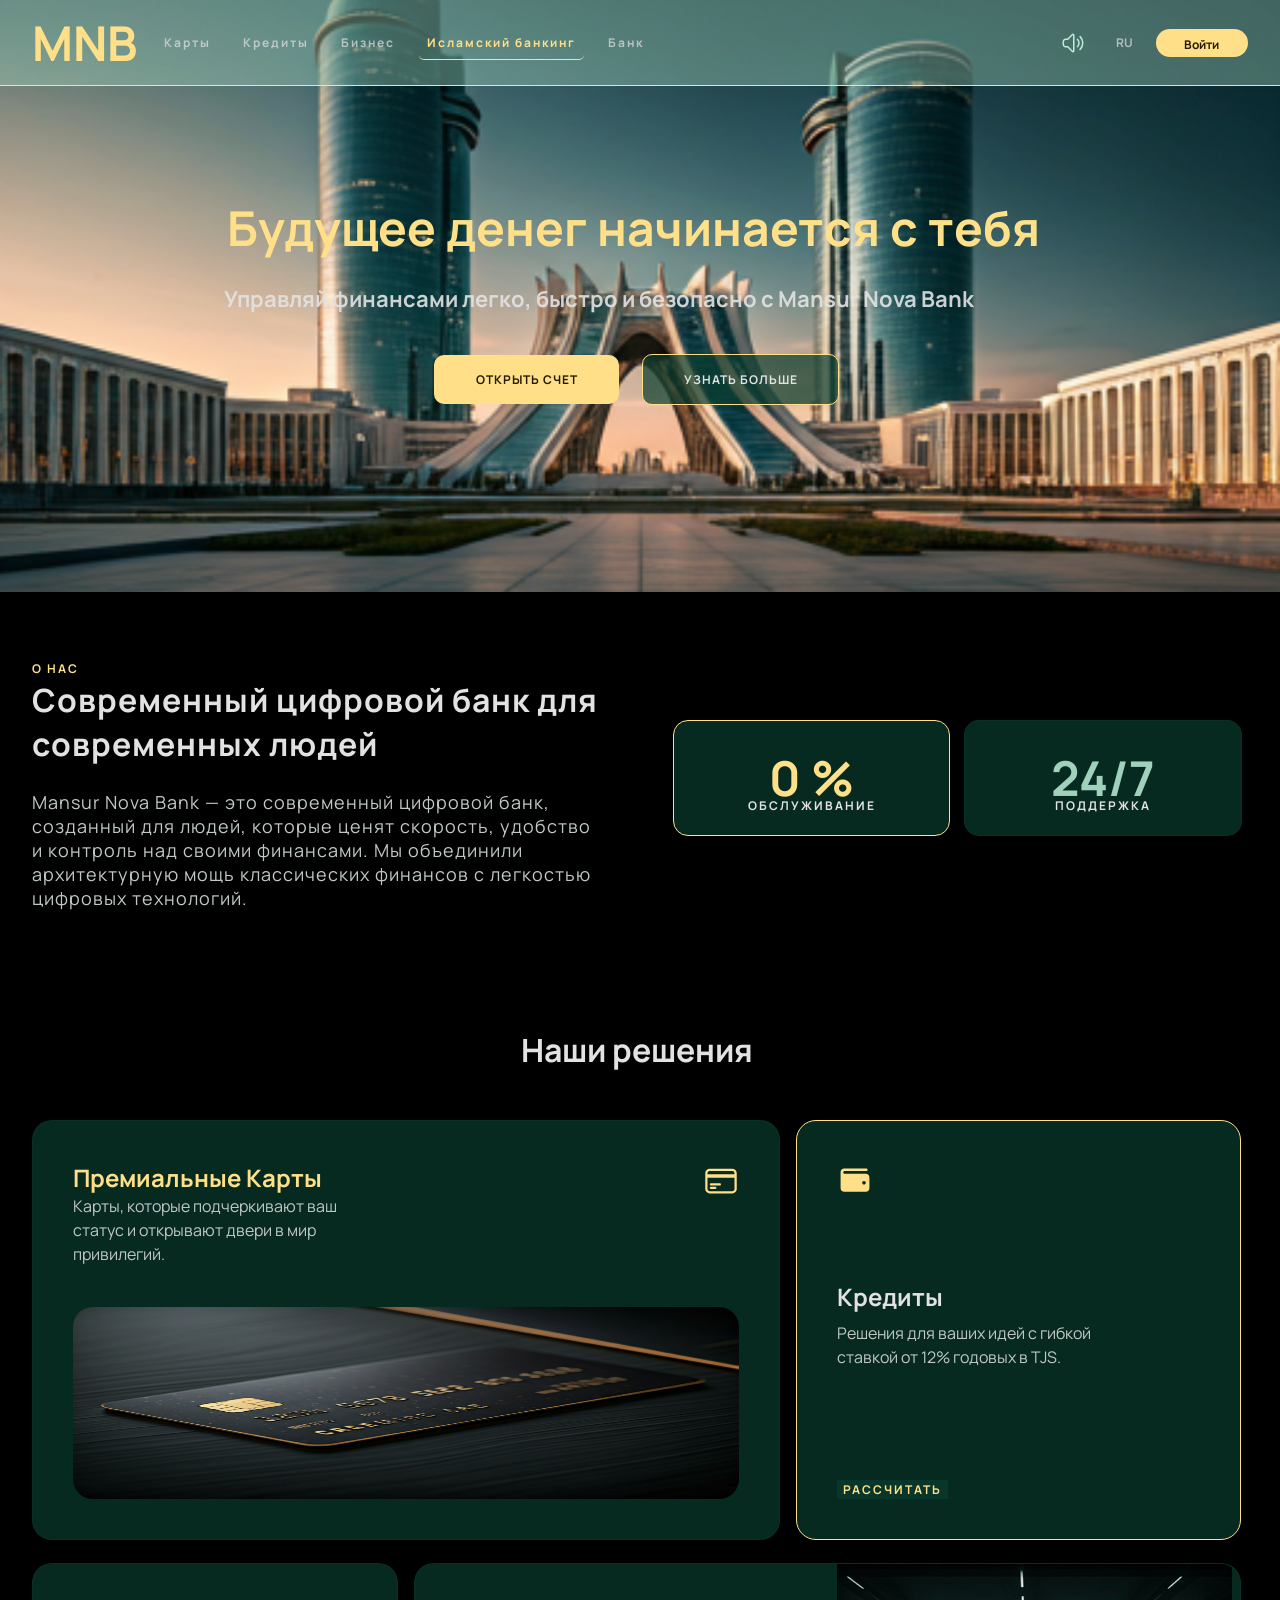
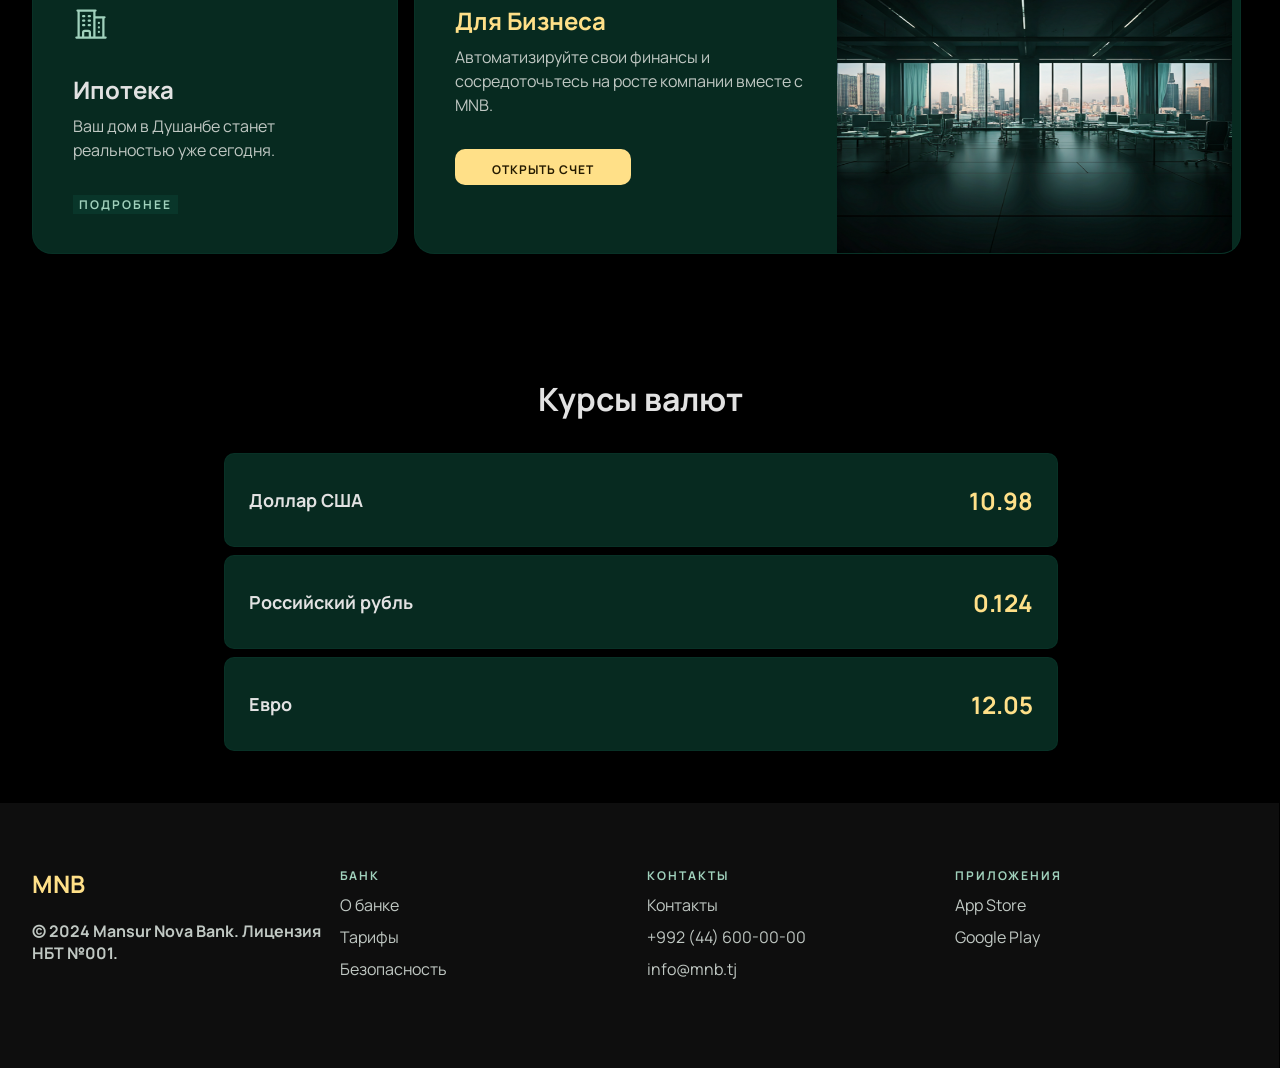
<file: index.html>
<!doctype html>
<html lang="en">
  <head>
    <meta charset="UTF-8" />
    <meta name="viewport" content="width=device-width, initial-scale=1.0" />
    <title>Mansur Nova Bank (MNB)</title>
    <link rel="stylesheet" href="./style.css" />
    <link rel="icon" href="./icon.png" />
  </head>
  <body>
    <header>
      <div class="brend">
        <a href="./index.html">MNB</a>

        <div class="sslki">
          <a href="./card.html">Карты</a>
          <a href="">Кредиты</a>
          <a href="">Бизнес</a>
          <a href="">Исламский банкинг</a>
          <a href="./bank.html">Банк</a>
        </div>
      </div>

      <div class="icons">
        <svg
          xmlns="http://www.w3.org/2000/svg"
          fill="none"
          viewBox="0 0 24 24"
          stroke-width="1.5"
          stroke="currentColor"
          class="size-6"
        >
          <path
            stroke-linecap="round"
            stroke-linejoin="round"
            d="M19.114 5.636a9 9 0 0 1 0 12.728M16.463 8.288a5.25 5.25 0 0 1 0 7.424M6.75 8.25l4.72-4.72a.75.75 0 0 1 1.28.53v15.88a.75.75 0 0 1-1.28.53l-4.72-4.72H4.51c-.88 0-1.704-.507-1.938-1.354A9.009 9.009 0 0 1 2.25 12c0-.83.112-1.633.322-2.396C2.806 8.756 3.63 8.25 4.51 8.25H6.75Z"
          />
        </svg>

        <span>RU</span>

        <button>Войти</button>
      </div>
    </header>

    <main>
      <section>
        <div class="money">
          <h1>Будущее денег начинается с тебя</h1>
          <p>Управляй финансами легко, быстро и безопасно с Mansur Nova Bank</p>

          <button class="open">ОТКРЫТЬ СЧЕТ</button>
          <button class="uznat">УЗНАТЬ БОЛЬШЕ</button>
        </div>
      </section>

      <section>
        <div class="o_nas">
          <span>О НАС</span>
          <h2>Современный цифровой банк для современных людей</h2>
          <p>
            Mansur Nova Bank — это современный цифровой банк, созданный для
            людей, которые ценят скорость, удобство и контроль над своими
            финансами. Мы объединили архитектурную мощь классических финансов с
            легкостью цифровых технологий.
          </p>
        </div>

        <div class="obsluzhivanie">
          <div class="info">
            <p>0 %</p>
            <p>ОБСЛУЖИВАНИЕ</p>
          </div>

          <div class="info">
            <p>24/7</p>
            <p>ПОДДЕРЖКА</p>
          </div>
        </div>
      </section>

      <section>
        <h2>Наши решения</h2>

        <div class="grid">
          <div class="card">
            <div class="premial">
              <div class="premia">
                <h3>Премиальные Карты</h3>
                <p>
                  Карты, которые подчеркивают ваш статус и открывают двери в мир
                  привилегий.
                </p>
              </div>

              <svg
                xmlns="http://www.w3.org/2000/svg"
                fill="none"
                viewBox="0 0 24 24"
                stroke-width="1.5"
                stroke="currentColor"
                class="size-6"
              >
                <path
                  stroke-linecap="round"
                  stroke-linejoin="round"
                  d="M2.25 8.25h19.5M2.25 9h19.5m-16.5 5.25h6m-6 2.25h3m-3.75 3h15a2.25 2.25 0 0 0 2.25-2.25V6.75A2.25 2.25 0 0 0 19.5 4.5h-15a2.25 2.25 0 0 0-2.25 2.25v10.5A2.25 2.25 0 0 0 4.5 19.5Z"
                />
              </svg>
            </div>

            <div class="img">
              <img src="./images/card.png" alt="" />
            </div>
          </div>

          <div class="credit">
            <svg xmlns="http://www.w3.org/2000/svg" viewBox="0 0 640 640">
              <path
                fill="#ffe088"
                d="M128 96C92.7 96 64 124.7 64 160L64 448C64 483.3 92.7 512 128 512L512 512C547.3 512 576 483.3 576 448L576 256C576 220.7 547.3 192 512 192L136 192C122.7 192 112 181.3 112 168C112 154.7 122.7 144 136 144L520 144C533.3 144 544 133.3 544 120C544 106.7 533.3 96 520 96L128 96zM480 320C497.7 320 512 334.3 512 352C512 369.7 497.7 384 480 384C462.3 384 448 369.7 448 352C448 334.3 462.3 320 480 320z"
              />
            </svg>

            <div class="kredit">
              <h3 class="two">Кредиты</h3>
              <p>
                Решения для ваших идей с гибкой ставкой от 12% годовых в TJS.
              </p>
            </div>

            <button>РАССЧИТАТЬ</button>
          </div>

          <div class="ipoteka">
            <svg
              xmlns="http://www.w3.org/2000/svg"
              fill="none"
              viewBox="0 0 24 24"
              stroke-width="1.5"
              stroke="currentColor"
              class="size-6"
            >
              <path
                stroke-linecap="round"
                stroke-linejoin="round"
                d="M2.25 21h19.5m-18-18v18m10.5-18v18m6-13.5V21M6.75 6.75h.75m-.75 3h.75m-.75 3h.75m3-6h.75m-.75 3h.75m-.75 3h.75M6.75 21v-3.375c0-.621.504-1.125 1.125-1.125h2.25c.621 0 1.125.504 1.125 1.125V21M3 3h12m-.75 4.5H21m-3.75 3.75h.008v.008h-.008v-.008Zm0 3h.008v.008h-.008v-.008Zm0 3h.008v.008h-.008v-.008Z"
              />
            </svg>

            <div class="kredit three">
              <h3 class="two">Ипотека</h3>
              <p>Ваш дом в Душанбе станет реальностью уже сегодня.</p>
            </div>

            <button>ПОДРОБНЕЕ</button>
          </div>

          <div class="busines">
            <img src="./images/busines.png" alt="" />

            <div class="for">
              <h3>Для Бизнеса</h3>
              <p>
                Автоматизируйте свои финансы и сосредоточьтесь на росте компании
                вместе с MNB.
              </p>
              <button>ОТКРЫТЬ СЧЕТ</button>
            </div>
          </div>
        </div>
      </section>

      <section>
        <h2>Курсы валют</h2>
        <div class="value">
          <span>Доллар США</span>
          <p>10.98</p>
        </div>

        <div class="value">
          <span>Российский рубль</span>
          <p>0.124</p>
        </div>

        <div class="value">
          <span>Евро</span>
          <p>12.05</p>
        </div>
      </section>
    </main>

    <footer>
      <div class="mnb">
        <span>MNB</span>
        <p>© 2024 Mansur Nova Bank. Лицензия НБТ №001.</p>
      </div>

      <ul>
        <h4>БАНК</h4>

        <li>О банке</li>
        <li>Тарифы</li>
        <li>Безопасность</li>
      </ul>

      <ul>
        <h4>КОНТАКТЫ</h4>

        <li>Контакты</li>
        <li>+992 (44) 600-00-00</li>
        <li>info@mnb.tj</li>
      </ul>

      <ul>
        <h4>ПРИЛОЖЕНИЯ</h4>

        <li>App Store</li>
        <li>Google Play</li>
      </ul>
    </footer>
  </body>
</html>
</file>
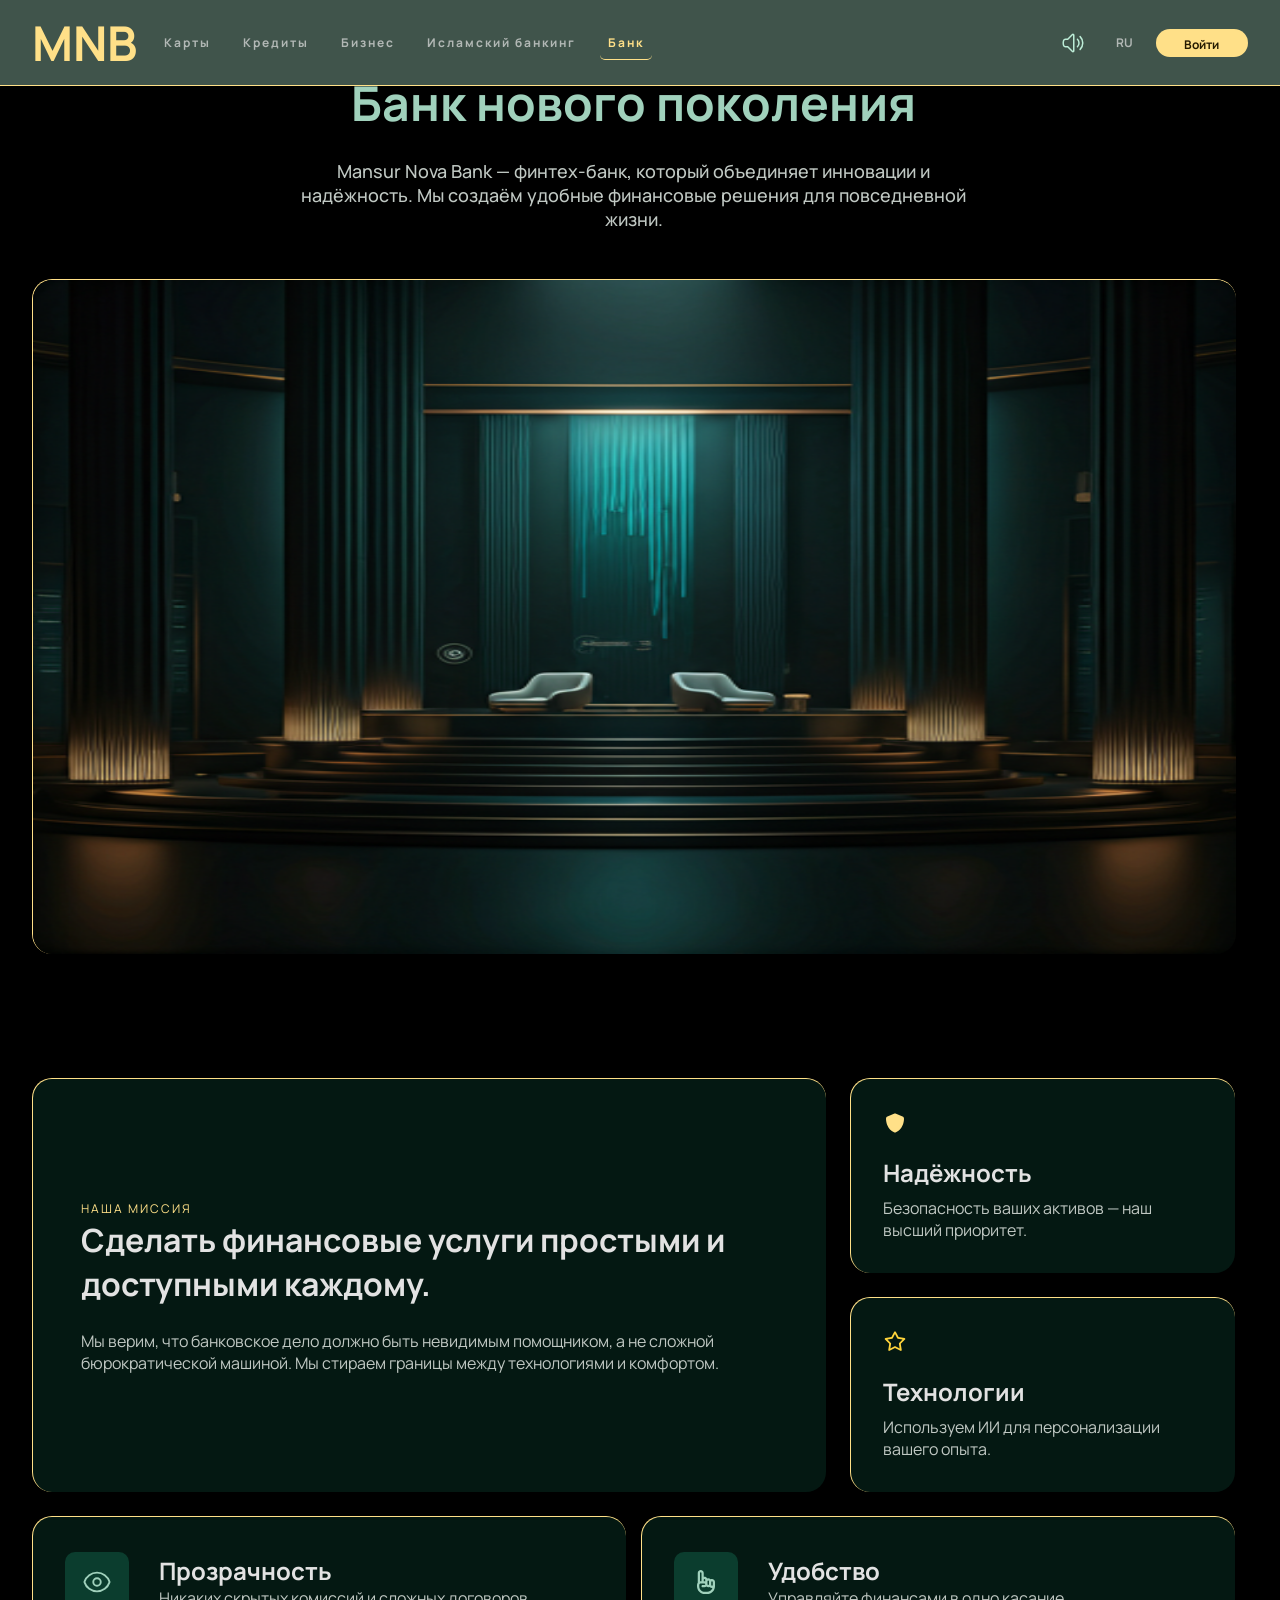
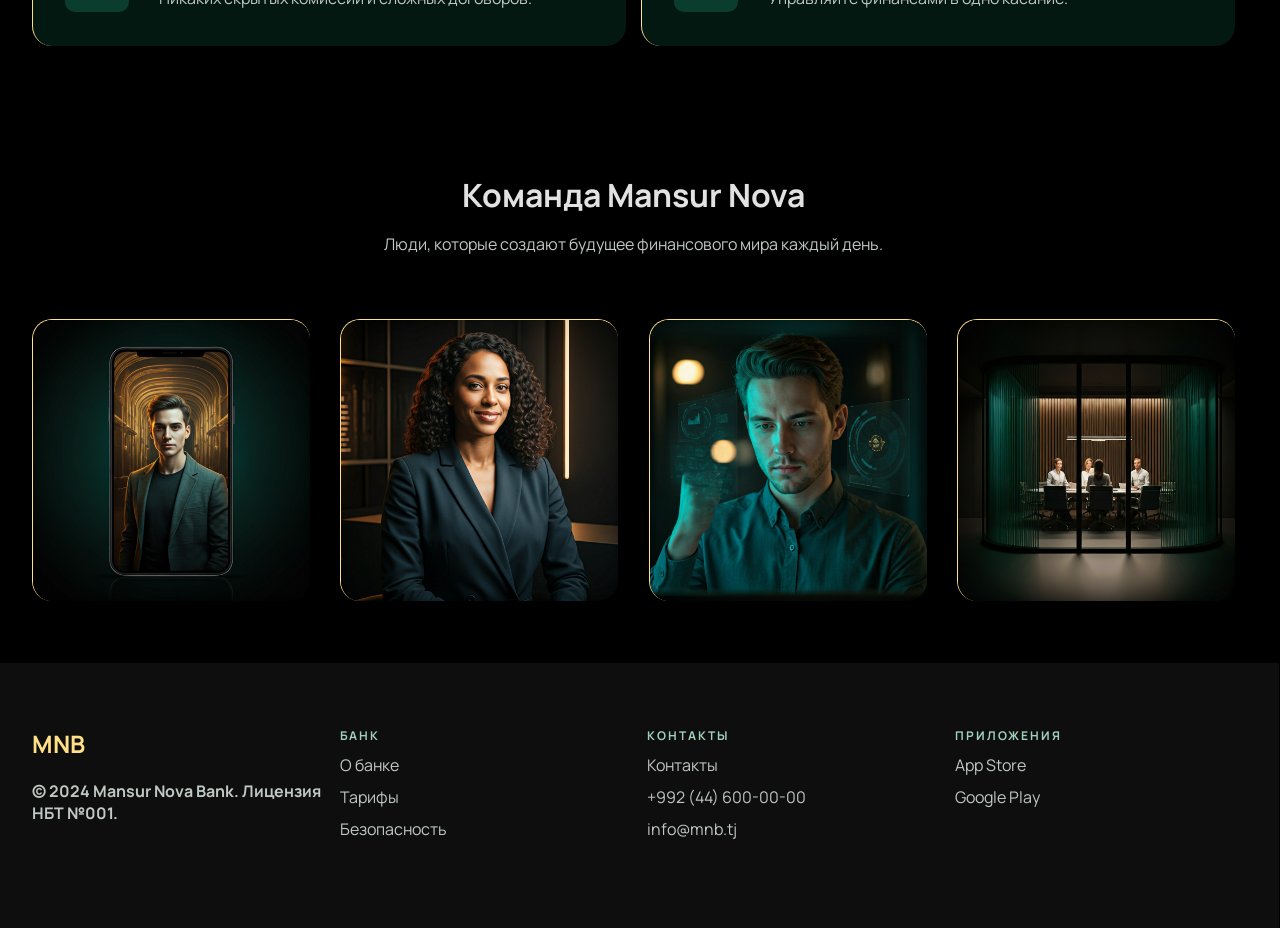
<file: bank.html>
<!doctype html>
<html lang="en">
  <head>
    <meta charset="UTF-8" />
    <meta name="viewport" content="width=device-width, initial-scale=1.0" />
    <title>Mansur Nova Bank (MNB)</title>
    <link rel="stylesheet" href="./bank.css" />
    <link rel="icon" href="./icon.png" />
  </head>
  <body>
    <header>
      <div class="brend">
        <a href="./index.html">MNB</a>

        <div class="sslki">
          <a href="./card.html">Карты</a>
          <a href="">Кредиты</a>
          <a href="">Бизнес</a>
          <a href="">Исламский банкинг</a>
          <a href="./bank.html">Банк</a>
        </div>
      </div>

      <div class="icons">
        <svg
          xmlns="http://www.w3.org/2000/svg"
          fill="none"
          viewBox="0 0 24 24"
          stroke-width="1.5"
          stroke="currentColor"
          class="size-6"
        >
          <path
            stroke-linecap="round"
            stroke-linejoin="round"
            d="M19.114 5.636a9 9 0 0 1 0 12.728M16.463 8.288a5.25 5.25 0 0 1 0 7.424M6.75 8.25l4.72-4.72a.75.75 0 0 1 1.28.53v15.88a.75.75 0 0 1-1.28.53l-4.72-4.72H4.51c-.88 0-1.704-.507-1.938-1.354A9.009 9.009 0 0 1 2.25 12c0-.83.112-1.633.322-2.396C2.806 8.756 3.63 8.25 4.51 8.25H6.75Z"
          />
        </svg>

        <span>RU</span>

        <button>Войти</button>
      </div>
    </header>

    <main>
      <section>
        <h1>Банк нового поколения</h1>
        <p>
          Mansur Nova Bank — финтех-банк, который объединяет инновации и
          надёжность. Мы создаём удобные финансовые решения для повседневной
          жизни.
        </p>
        <div class="image">
          <img src="./images/MNB.png" alt="" />
        </div>
      </section>

      <section>
        <div class="one">
          <div class="mission">
            <span>НАША МИССИЯ</span>
            <h2>Сделать финансовые услуги простыми и доступными каждому.</h2>
            <p>
              Мы верим, что банковское дело должно быть невидимым помощником, а
              не сложной бюрократической машиной. Мы стираем границы между
              технологиями и комфортом.
            </p>
          </div>

          <div class="safety">
            <svg xmlns="http://www.w3.org/2000/svg" viewBox="0 0 640 640">
              <path
                fill="#ffe088"
                d="M320 64C324.6 64 329.2 65 333.4 66.9L521.8 146.8C543.8 156.1 560.2 177.8 560.1 204C559.6 303.2 518.8 484.7 346.5 567.2C329.8 575.2 310.4 575.2 293.7 567.2C121.3 484.7 80.6 303.2 80.1 204C80 177.8 96.4 156.1 118.4 146.8L306.7 66.9C310.9 65 315.4 64 320 64z"
              />
            </svg>
            <h3>Надёжность</h3>
            <p>Безопасность ваших активов — наш высший приоритет.</p>
          </div>

          <div class="safety technologi">
            <svg xmlns="http://www.w3.org/2000/svg" viewBox="0 0 640 640">
              <path
                fill="rgb(255, 212, 59)"
                d="M320.1 32C329.1 32 337.4 37.1 341.5 45.1L415 189.3L574.9 214.7C583.8 216.1 591.2 222.4 594 231C596.8 239.6 594.5 249 588.2 255.4L473.7 369.9L499 529.8C500.4 538.7 496.7 547.7 489.4 553C482.1 558.3 472.4 559.1 464.4 555L320.1 481.6L175.8 555C167.8 559.1 158.1 558.3 150.8 553C143.5 547.7 139.8 538.8 141.2 529.8L166.4 369.9L52 255.4C45.6 249 43.4 239.6 46.2 231C49 222.4 56.3 216.1 65.3 214.7L225.2 189.3L298.8 45.1C302.9 37.1 311.2 32 320.2 32zM320.1 108.8L262.3 222C258.8 228.8 252.3 233.6 244.7 234.8L119.2 254.8L209 344.7C214.4 350.1 216.9 357.8 215.7 365.4L195.9 490.9L309.2 433.3C316 429.8 324.1 429.8 331 433.3L444.3 490.9L424.5 365.4C423.3 357.8 425.8 350.1 431.2 344.7L521 254.8L395.5 234.8C387.9 233.6 381.4 228.8 377.9 222L320.1 108.8z"
              />
            </svg>
            <h3>Технологии</h3>
            <p>Используем ИИ для персонализации вашего опыта.</p>
          </div>
        </div>

        <div class="two">
          <div class="element">
            <svg
              xmlns="http://www.w3.org/2000/svg"
              fill="none"
              viewBox="0 0 24 24"
              stroke-width="1.5"
              stroke="currentColor"
              class="size-6"
            >
              <path
                stroke-linecap="round"
                stroke-linejoin="round"
                d="M2.036 12.322a1.012 1.012 0 0 1 0-.639C3.423 7.51 7.36 4.5 12 4.5c4.638 0 8.573 3.007 9.963 7.178.07.207.07.431 0 .639C20.577 16.49 16.64 19.5 12 19.5c-4.638 0-8.573-3.007-9.963-7.178Z"
              />
              <path
                stroke-linecap="round"
                stroke-linejoin="round"
                d="M15 12a3 3 0 1 1-6 0 3 3 0 0 1 6 0Z"
              />
            </svg>

            <div class="text">
              <h3>Прозрачность</h3>
              <p>Никаких скрытых комиссий и сложных договоров.</p>
            </div>
          </div>

          <div class="element">
            <svg xmlns="http://www.w3.org/2000/svg" viewBox="0 0 640 640">
              <path
                fill="#a0d1bc"
                d="M192 128L192 305.6C197.2 304.6 202.5 304 208 304L224 304L224 128C224 119.2 216.8 112 208 112C199.2 112 192 119.2 192 128zM208 352C190.3 352 176 366.3 176 384L176 408C176 474.3 229.7 528 296 528L344 528C396.5 528 441.1 494.3 457.4 447.3C454.3 447.8 451.2 448 448 448C428 448 410.1 438.8 398.3 424.4C389.3 429.3 378.9 432 368 432C352.9 432 339 426.7 328 418C317 426.8 303.1 432 288 432L248 432C234.7 432 224 421.3 224 408C224 394.7 234.7 384 248 384L288 384C296.8 384 304 376.8 304 368C304 359.2 296.8 352 288 352L208 352zM128 384L128 384C128 366 134 349.4 144 336L144 128C144 92.7 172.7 64 208 64C243.3 64 272 92.7 272 128L272 210C277.1 208.7 282.5 208 288 208C313.3 208 335.2 222.7 345.6 244C352.6 241.4 360.1 240 368 240C388 240 405.9 249.2 417.7 263.6C426.7 258.7 437.1 256 448 256C483.3 256 512 284.7 512 320L512 408C512 500.8 436.8 576 344 576L296 576C203.2 576 128 500.8 128 408L128 384zM464 320C464 311.2 456.8 304 448 304C439.2 304 432 311.2 432 320L432 384C432 392.8 439.2 400 448 400C456.8 400 464 392.8 464 384L464 320zM288 304C293.5 304 298.9 304.7 304 306L304 272C304 263.2 296.8 256 288 256C279.2 256 272 263.2 272 272L272 304L288 304zM352 328L352 368C352 376.8 359.2 384 368 384C376.8 384 384 376.8 384 368L384 304C384 295.2 376.8 288 368 288C359.2 288 352 295.2 352 304L352 328z"
              />
            </svg>

            <div class="text">
              <h3>Удобство</h3>
              <p>Управляйте финансами в одно касание.</p>
            </div>
          </div>
        </div>
      </section>

      <section>
        <h2>Команда Mansur Nova</h2>
        <p>Люди, которые создают будущее финансового мира каждый день.</p>

        <div class="workers">
          <img src="./images/worker 1.png" alt="" />
          <img src="./images/worker 2.png" alt="" />
          <img src="./images/worker 3.png" alt="" />
          <img src="./images/worker 4.png" alt="" />
        </div>
      </section>
    </main>

    <footer>
      <div class="mnb">
        <span>MNB</span>
        <p>© 2024 Mansur Nova Bank. Лицензия НБТ №001.</p>
      </div>

      <ul>
        <h4>БАНК</h4>

        <li>О банке</li>
        <li>Тарифы</li>
        <li>Безопасность</li>
      </ul>

      <ul>
        <h4>КОНТАКТЫ</h4>

        <li>Контакты</li>
        <li>+992 (44) 600-00-00</li>
        <li>info@mnb.tj</li>
      </ul>

      <ul>
        <h4>ПРИЛОЖЕНИЯ</h4>

        <li>App Store</li>
        <li>Google Play</li>
      </ul>
    </footer>
  </body>
</html>
</file>
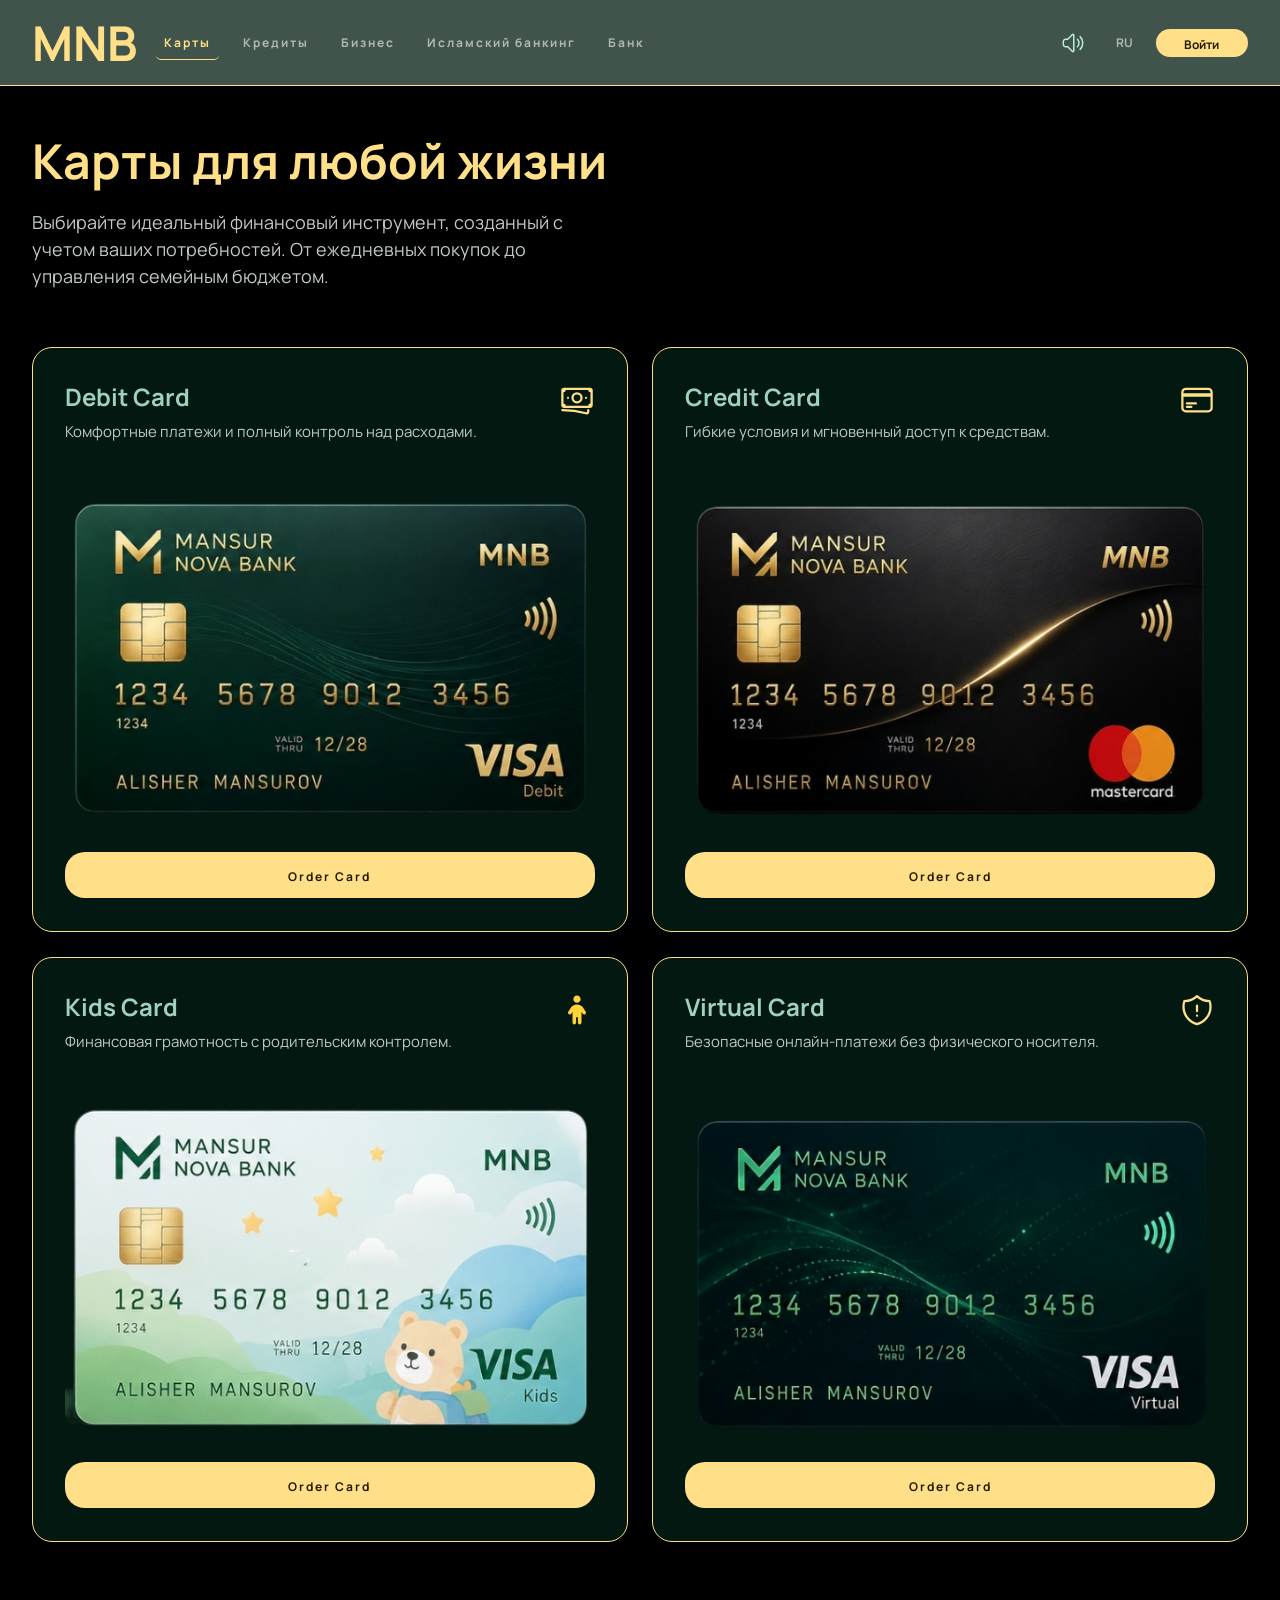
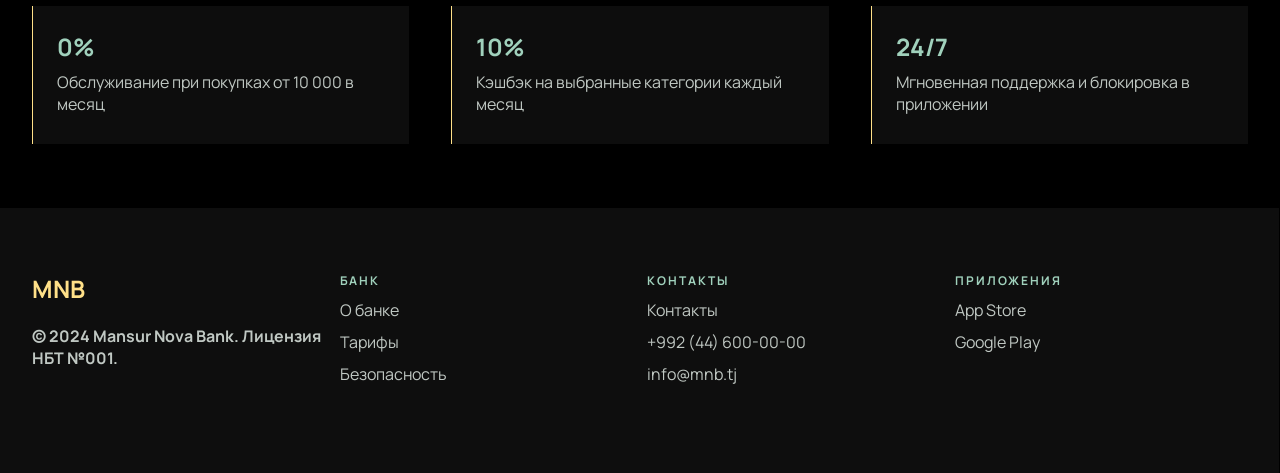
<file: card.html>
<!doctype html>
<html lang="en">
  <head>
    <meta charset="UTF-8" />
    <meta name="viewport" content="width=device-width, initial-scale=1.0" />
    <title>Mansur Nova Bank (MNB)</title>
    <link rel="stylesheet" href="./card.css" />
    <link rel="icon" href="./icon.png" />
  </head>
  <body>
    <header>
      <div class="brend">
        <a href="./index.html">MNB</a>

        <div class="sslki">
          <a href="./card.html">Карты</a>
          <a href="">Кредиты</a>
          <a href="">Бизнес</a>
          <a href="">Исламский банкинг</a>
          <a href="./bank.html">Банк</a>
        </div>
      </div>

      <div class="icons">
        <svg
          xmlns="http://www.w3.org/2000/svg"
          fill="none"
          viewBox="0 0 24 24"
          stroke-width="1.5"
          stroke="currentColor"
          class="size-6"
        >
          <path
            stroke-linecap="round"
            stroke-linejoin="round"
            d="M19.114 5.636a9 9 0 0 1 0 12.728M16.463 8.288a5.25 5.25 0 0 1 0 7.424M6.75 8.25l4.72-4.72a.75.75 0 0 1 1.28.53v15.88a.75.75 0 0 1-1.28.53l-4.72-4.72H4.51c-.88 0-1.704-.507-1.938-1.354A9.009 9.009 0 0 1 2.25 12c0-.83.112-1.633.322-2.396C2.806 8.756 3.63 8.25 4.51 8.25H6.75Z"
          />
        </svg>

        <span>RU</span>

        <button>Войти</button>
      </div>
    </header>

    <main>
      <section>
        <h1>Карты для любой жизни</h1>
        <p>
          Выбирайте идеальный финансовый инструмент, созданный с учетом ваших
          потребностей. От ежедневных покупок до управления семейным бюджетом.
        </p>
      </section>

      <section>
        <div class="debit">
          <div class="text">
            <div class="card">
              <h2>Debit Card</h2>
              <p>Комфортные платежи и полный контроль над расходами.</p>
            </div>

            <svg
              xmlns="http://www.w3.org/2000/svg"
              fill="none"
              viewBox="0 0 24 24"
              stroke-width="1.5"
              stroke="currentColor"
              class="size-6"
            >
              <path
                stroke-linecap="round"
                stroke-linejoin="round"
                d="M2.25 18.75a60.07 60.07 0 0 1 15.797 2.101c.727.198 1.453-.342 1.453-1.096V18.75M3.75 4.5v.75A.75.75 0 0 1 3 6h-.75m0 0v-.375c0-.621.504-1.125 1.125-1.125H20.25M2.25 6v9m18-10.5v.75c0 .414.336.75.75.75h.75m-1.5-1.5h.375c.621 0 1.125.504 1.125 1.125v9.75c0 .621-.504 1.125-1.125 1.125h-.375m1.5-1.5H21a.75.75 0 0 0-.75.75v.75m0 0H3.75m0 0h-.375a1.125 1.125 0 0 1-1.125-1.125V15m1.5 1.5v-.75A.75.75 0 0 0 3 15h-.75M15 10.5a3 3 0 1 1-6 0 3 3 0 0 1 6 0Zm3 0h.008v.008H18V10.5Zm-12 0h.008v.008H6V10.5Z"
              />
            </svg>
          </div>

          <img src="./images/debit.png" alt="" />

          <a href="./first card.html">Order Card</a>
        </div>

        <div class="credit">
          <div class="text">
            <div class="card">
              <h2>Credit Card</h2>
              <p>Гибкие условия и мгновенный доступ к средствам.</p>
            </div>

            <svg
              xmlns="http://www.w3.org/2000/svg"
              fill="none"
              viewBox="0 0 24 24"
              stroke-width="1.5"
              stroke="currentColor"
              class="size-6"
            >
              <path
                stroke-linecap="round"
                stroke-linejoin="round"
                d="M2.25 8.25h19.5M2.25 9h19.5m-16.5 5.25h6m-6 2.25h3m-3.75 3h15a2.25 2.25 0 0 0 2.25-2.25V6.75A2.25 2.25 0 0 0 19.5 4.5h-15a2.25 2.25 0 0 0-2.25 2.25v10.5A2.25 2.25 0 0 0 4.5 19.5Z"
              />
            </svg>
          </div>

          <img src="./images/master.png" alt="" />

          <a href="./first card.html">Order Card</a>
        </div>

        <div class="debit kid">
          <div class="text">
            <div class="card">
              <h2>Kids Card</h2>
              <p>Финансовая грамотность с родительским контролем.</p>
            </div>

            <svg xmlns="http://www.w3.org/2000/svg" viewBox="0 0 640 640">
              <path
                fill="rgb(255, 212, 59)"
                d="M256 128C256 92.7 284.7 64 320 64C355.3 64 384 92.7 384 128C384 163.3 355.3 192 320 192C284.7 192 256 163.3 256 128zM304 448L304 544C304 561.7 289.7 576 272 576C254.3 576 240 561.7 240 544L240 351.8L219.1 385C209.7 400 189.9 404.4 175 395C160.1 385.6 155.5 365.9 164.9 351L204.8 287.7C229.7 248 273.2 224 320 224C366.8 224 410.3 248 435.2 287.6L475.1 351C484.5 366 480 385.7 465.1 395.1C450.2 404.5 430.4 400 421 385.1L400 351.8L400 544C400 561.7 385.7 576 368 576C350.3 576 336 561.7 336 544L336 448L304 448z"
              />
            </svg>
          </div>

          <img src="./images/kids.png" alt="" />

          <a href="./first card.html">Order Card</a>
        </div>

        <div class="credit virtual">
          <div class="text">
            <div class="card">
              <h2>Virtual Card</h2>
              <p>Безопасные онлайн-платежи без физического носителя.</p>
            </div>

            <svg
              xmlns="http://www.w3.org/2000/svg"
              fill="none"
              viewBox="0 0 24 24"
              stroke-width="1.5"
              stroke="currentColor"
              class="size-6"
            >
              <path
                stroke-linecap="round"
                stroke-linejoin="round"
                d="M12 9v3.75m0-10.036A11.959 11.959 0 0 1 3.598 6 11.99 11.99 0 0 0 3 9.75c0 5.592 3.824 10.29 9 11.622 5.176-1.332 9-6.03 9-11.622 0-1.31-.21-2.57-.598-3.75h-.152c-3.196 0-6.1-1.25-8.25-3.286Zm0 13.036h.008v.008H12v-.008Z"
              />
            </svg>
          </div>

          <img src="./images/virtual.png" alt="" />

          <a href="./first card.html">Order Card</a>
        </div>
      </section>

      <section>
        <div class="info">
          <h3>0%</h3>
          <p>Обслуживание при покупках от 10 000 в месяц</p>
        </div>

        <div class="info">
          <h3>10%</h3>
          <p>Кэшбэк на выбранные категории каждый месяц</p>
        </div>

        <div class="info">
          <h3>24/7</h3>
          <p>Мгновенная поддержка и блокировка в приложении</p>
        </div>
      </section>
    </main>

    <footer>
      <div class="mnb">
        <span>MNB</span>
        <p>© 2024 Mansur Nova Bank. Лицензия НБТ №001.</p>
      </div>

      <ul>
        <h4>БАНК</h4>

        <li>О банке</li>
        <li>Тарифы</li>
        <li>Безопасность</li>
      </ul>

      <ul>
        <h4>КОНТАКТЫ</h4>

        <li>Контакты</li>
        <li>+992 (44) 600-00-00</li>
        <li>info@mnb.tj</li>
      </ul>

      <ul>
        <h4>ПРИЛОЖЕНИЯ</h4>

        <li>App Store</li>
        <li>Google Play</li>
      </ul>
    </footer>
  </body>
</html>
</file>
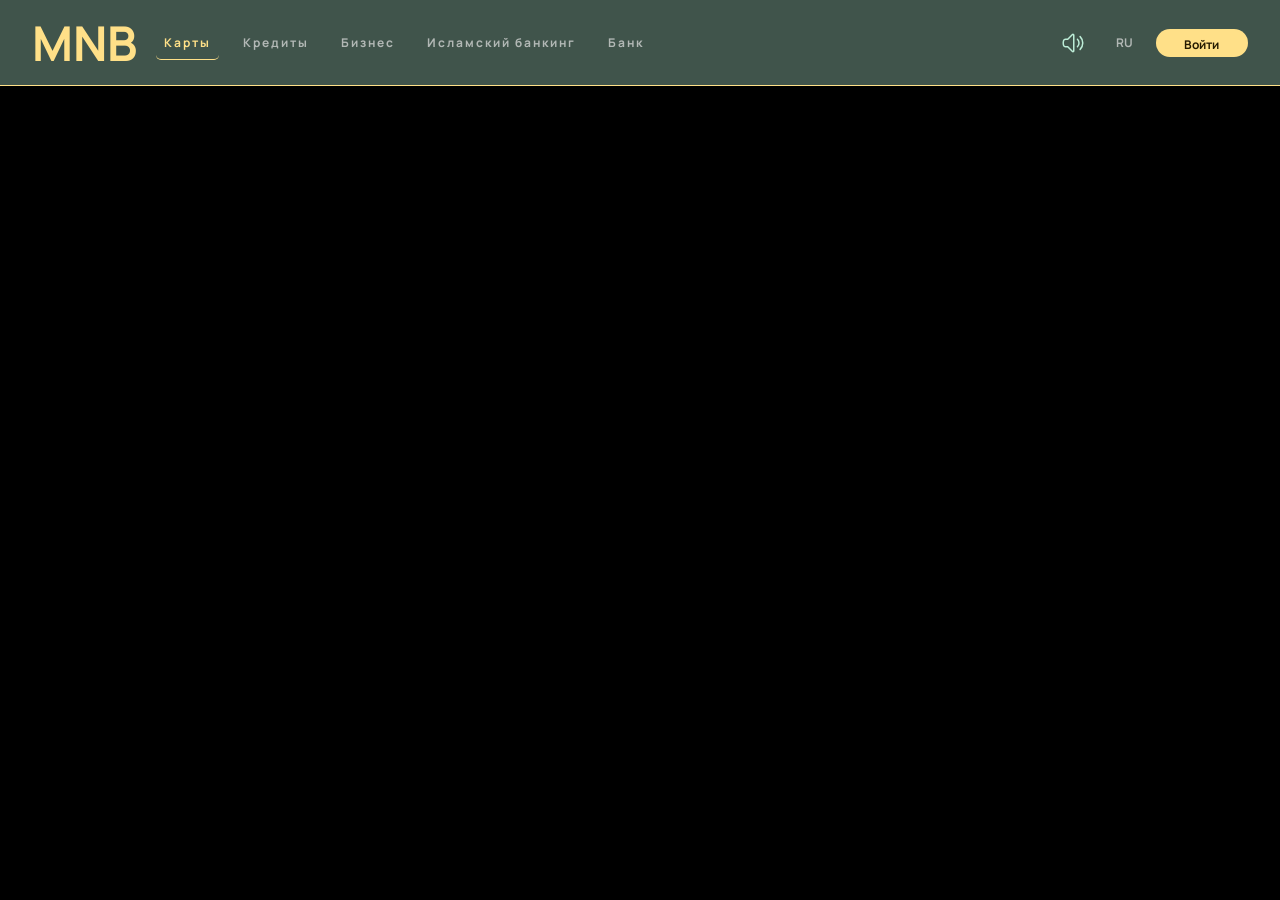
<file: first card.html>
<!doctype html>
<html lang="en">
  <head>
    <meta charset="UTF-8" />
    <meta name="viewport" content="width=device-width, initial-scale=1.0" />
    <title>Mansur Nova Bank (MNB)</title>
    <link rel="stylesheet" href="./first card.css" />
    <link rel="icon" href="./icon.png" />
  </head>
  <body>
    <header>
      <div class="brend">
        <a href="./index.html">MNB</a>

        <div class="sslki">
          <a href="./card.html">Карты</a>
          <a href="">Кредиты</a>
          <a href="">Бизнес</a>
          <a href="">Исламский банкинг</a>
          <a href="./bank.html">Банк</a>
        </div>
      </div>

      <div class="icons">
        <svg
          xmlns="http://www.w3.org/2000/svg"
          fill="none"
          viewBox="0 0 24 24"
          stroke-width="1.5"
          stroke="currentColor"
          class="size-6"
        >
          <path
            stroke-linecap="round"
            stroke-linejoin="round"
            d="M19.114 5.636a9 9 0 0 1 0 12.728M16.463 8.288a5.25 5.25 0 0 1 0 7.424M6.75 8.25l4.72-4.72a.75.75 0 0 1 1.28.53v15.88a.75.75 0 0 1-1.28.53l-4.72-4.72H4.51c-.88 0-1.704-.507-1.938-1.354A9.009 9.009 0 0 1 2.25 12c0-.83.112-1.633.322-2.396C2.806 8.756 3.63 8.25 4.51 8.25H6.75Z"
          />
        </svg>

        <span>RU</span>

        <button>Войти</button>
      </div>
    </header>
  </body>
</html>
</file>
<file: style.css>
@import url("https://fonts.googleapis.com/css2?family=Manrope:wght@200..800&display=swap");
* {
  margin: 0;
  font-family: "Manrope", sans-serif;
}
body {
  background-color: #000;
}
header {
  width: 95%;
  height: 53px;
  padding: 16px 32px;
  background-color: #a0d1bc66;
  position: fixed;
  top: 0;
  z-index: 100;
  border-bottom: 1px solid #ffe088;
  display: flex;
  align-items: center;
  justify-content: space-between;
}
.brend {
  width: 51%;
  height: 52px;
  display: flex;
  align-items: center;
  justify-content: space-between;
}
.brend a {
  font-size: 48px;
  font-weight: 700;
  color: #ffe088;
  text-transform: uppercase;
  text-decoration: none;
}
.sslki {
  width: 80%;
  height: 28px;
  display: flex;
  align-items: center;
  justify-content: space-between;
}
.sslki a {
  padding: 8px;
  border-radius: 5px;
  color: #e2e2e2b3;
  font-size: 12px;
  font-weight: 700;
  text-decoration: none;
  letter-spacing: 2px;
  text-transform: none;
}
.sslki a:hover {
  background-color: #ffffff0d;
  color: #e2e2e2;
}
.sslki a:nth-child(4) {
  color: #ffe088;
  border-bottom: 1px solid #ffe088;
}
.icons {
  width: 16%;
  height: 40px;
  display: flex;
  align-items: center;
  justify-content: space-between;
}
.icons svg {
  width: 24px;
  height: 24px;
  padding: 8px;
  border-radius: 50%;
  color: #bcedd7;
}
.icons svg:hover {
  background-color: #ffffff0d;
}
.icons span {
  font-size: 12px;
  color: #e2e2e2b3;
  font-weight: 700;
}
.icons span:hover {
  color: #e2e2e2;
}
.icons button {
  width: 92px;
  height: 28px;
  padding: 7px 24px;
  border-radius: 20px;
  background-color: #ffe088;
  color: #241a00;
  font-size: 12px;
  font-weight: 700;
  border: none;
}
main section:nth-child(1) {
  width: 100%;
  height: 592px;
  position: relative;
  overflow: hidden;
  background-image: url("./images/bank.png");
  background-position: center;
  background-repeat: no-repeat;
  background-size: cover;
}
.money {
  width: 64%;
  height: 230px;
  padding: 0px 32px;
  position: absolute;
  z-index: 1;
  left: 15%;
  top: 195px;
}
h1 {
  font-size: 48px;
  color: #ffe088;
  margin-bottom: 24px;
  font-weight: 700;
  text-align: center;
}
.money p {
  font-size: 22px;
  color: #e2e2e2e6;
  margin-bottom: 40px;
  font-weight: 700;
}
.open {
  width: 185px;
  padding: 16px 40px;
  background-color: #ffe088;
  border-radius: 10px;
  border: none;
  color: #241a00;
  font-size: 12px;
  font-weight: 700;
  margin-left: 210px;
  letter-spacing: 1px;
}
.open:hover {
  box-shadow:
    5px 5px 15px #f2d37d,
    -5px -5px 15px #f2d37d;
}
.uznat {
  width: 197px;
  padding: 16px 40px;
  background-color: #0b3d2eb3;
  border-radius: 10px;
  border: 1px solid #ffe088;
  color: #e2e2e2;
  font-size: 12px;
  font-weight: 700;
  margin-left: 20px;
  letter-spacing: 1px;
}
.uznat:hover {
  background-color: #191616ba;
}
main section:nth-child(2) {
  width: 94.5%;
  height: 244px;
  padding: 64px 32px;
  display: flex;
  align-items: center;
  justify-content: space-between;
}
.o_nas {
  width: 47%;
  height: 244px;
}
.o_nas span {
  font-size: 12px;
  color: #ffe088;
  font-weight: 700;
  margin-bottom: 16px;
  letter-spacing: 2px;
}
.o_nas h2 {
  font-size: 32px;
  color: #e2e2e2;
  font-weight: 700;
  margin-bottom: 24px;
  letter-spacing: 1px;
}
.o_nas p {
  font-size: 18px;
  color: #c0c8c3;
  letter-spacing: 1px;
}
.obsluzhivanie {
  width: 47%;
  height: 114px;
  display: flex;
  align-items: center;
  justify-content: space-between;
}
.info:nth-child(1) {
  width: 40%;
  height: 66px;
  padding: 24px;
  border-radius: 15px;
  background-color: #0b3d2eb3;
  border: 1px solid #ffe088;
}
.info p:nth-child(1) {
  height: 52px;
  font-size: 48px;
  font-weight: 700;
  color: #ffe088;
  text-align: center;
}
.info p:nth-child(2) {
  font-size: 12px;
  color: #e2e2e2;
  font-weight: 700;
  letter-spacing: 2px;
  text-align: center;
}
.info:nth-child(2) {
  width: 40%;
  height: 66px;
  padding: 24px;
  border-radius: 15px;
  background-color: #0b3d2eb3;
  border: 1px solid #093628b3;
}
.info:nth-child(2) p:nth-child(1) {
  color: #a0d1bc;
}
main section:nth-child(3) {
  width: 94.5%;
  height: 821px;
  padding: 64px 32px;
}
section:nth-child(3) h2 {
  font-size: 32px;
  color: #e2e2e2;
  font-weight: 700;
  text-align: center;
  margin-bottom: 48px;
}
.grid {
  width: 100%;
  height: 734px;
  display: grid;
  grid-template-columns: repeat(12, 80px);
  grid-template-rows: 420px 291px;
  justify-content: space-between;
  align-content: space-between;
}
.card {
  grid-column-start: 1;
  grid-column-end: 9;
  background-color: #0b3d2eb3;
  border-radius: 20px;
  border: 1px solid #093628b3;
  padding: 40px;
}
.card:hover {
  box-shadow:
    10px 10px 10px #2d2d2d78,
    -10px -10px 10px #2d2d2d78;
}
.premial {
  width: 100%;
  height: 82px;
  display: flex;
  justify-content: space-between;
  margin-bottom: 64px;
}
.premia {
  width: 45%;
  height: 82px;
}
.premia h3 {
  font-weight: 700;
  font-size: 24px;
  color: #ffe088;
  margin: 0;
}
.premia p {
  font-size: 16px;
  color: #c0c8c3;
  line-height: 150%;
}
.premial svg {
  width: 36px;
  height: 40px;
  color: #ffe088;
}
.card .img {
  width: 100%;
  height: 192px;
  border-radius: 20px;
  overflow: hidden;
}
.card img {
  width: 100%;
  height: 192px;
}
.card img:hover {
  transform: scale(1.09);
  transition: all 1s ease 10ms;
}
.credit {
  grid-column-start: 9;
  grid-column-end: 14;
  background-color: #0b3d2eb3;
  border-radius: 20px;
  border: 1px solid #ffe088;
  padding: 40px;
}
.credit svg {
  width: 36px;
  height: 40px;
  margin-bottom: 24px;
}
.kredit {
  width: 302px;
  height: 90px;
  margin-top: 50px;
  margin-bottom: 50px;
}
.two {
  color: #e2e2e2;
  margin-bottom: 8px;
  font-size: 24px;
}
.kredit p {
  font-size: 16px;
  color: #c0c8c3;
  line-height: 150%;
}
.credit button {
  border: none;
  font-size: 12px;
  color: #ffe088;
  font-weight: 700;
  margin-top: 60px;
  letter-spacing: 2px;
  background-color: inherit;
}
.ipoteka {
  grid-column-start: 1;
  grid-column-end: 5;
  padding: 40px;
  background-color: #0b3d2eb3;
  border-radius: 20px;
  border: 1px solid #093628b3;
}
.ipoteka svg {
  width: 36px;
  height: 40px;
  color: #a0d1bc;
  margin-bottom: 24px;
}
.three {
  margin: 0;
}
.ipoteka button {
  border: none;
  font-size: 12px;
  color: #a0d1bc;
  font-weight: 700;
  margin-top: 32px;
  letter-spacing: 2px;
  background-color: inherit;
}
.busines {
  grid-column-start: 5;
  grid-column-end: 14;
  padding: 40px;
  background-color: #0b3d2eb3;
  border-radius: 20px;
  border: 1px solid #093628b3;
  overflow: hidden;
  position: relative;
}
.busines img {
  width: 395px;
  height: 291px;
  position: absolute;
  z-index: 1;
  left: 422px;
  top: -1px;
}
.busines .for {
  width: 711px;
  height: 183px;
  position: absolute;
  z-index: 2;
}
.for h3 {
  font-weight: 700;
  font-size: 24px;
  color: #ffe088;
  margin-bottom: 8px;
}
.for p {
  width: 360px;
  font-size: 16px;
  color: #c0c8c3;
  line-height: 150%;
}
.for button {
  width: 176px;
  height: 36px;
  border: none;
  padding: 12px 32px;
  border-radius: 10px;
  background-color: #ffe088;
  font-size: 12px;
  color: #241a00;
  font-weight: 700;
  letter-spacing: 1px;
  margin-top: 32px;
}
main section:nth-child(4) {
  width: 65%;
  height: 362px;
  padding: 64px 32px;
  margin: auto;
}
section:nth-child(4) h2 {
  font-size: 32px;
  color: #e2e2e2;
  font-weight: 700;
  text-align: center;
  margin-bottom: 32px;
}
.value {
  width: 784px;
  height: 44px;
  padding: 24px;
  background-color: #0b3d2eb3;
  border-radius: 10px;
  border: 1px solid #093628b3;
  display: flex;
  align-items: center;
  justify-content: space-between;
  margin-bottom: 8px;
}
.value:hover {
  background-color: #ffffff0d;
}
.value span {
  font-size: 18px;
  font-weight: 700;
  color: #e2e2e2;
}
.value p {
  font-size: 24px;
  font-weight: 700;
  color: #ffe088;
}
footer {
  width: 94.9%;
  height: 137px;
  padding: 64px 32px;
  background-color: #0e0e0e;
  display: flex;
  justify-content: space-between;
}
.mnb {
  width: 24%;
  height: 136px;
}
.mnb span {
  font-size: 24px;
  font-weight: 700;
  color: #ffe088;
}
.mnb p {
  font-size: 16px;
  font-weight: 700;
  color: #c0c8c3;
  margin-top: 20px;
}
footer ul {
  width: 24%;
  height: 136px;
}
footer ul h4 {
  font-size: 12px;
  color: #a0d1bc;
  letter-spacing: 2px;
  text-transform: none;
}
footer ul {
  list-style: none;
  padding: 0;
}
footer ul li {
  font-size: 16px;
  color: #c0c8c3;
  margin-top: 10px;
}
footer ul li:hover {
  color: #ffe088;
}
</file>
<file: bank.css>
@import url("https://fonts.googleapis.com/css2?family=Manrope:wght@200..800&display=swap");
* {
  margin: 0;
  font-family: "Manrope", sans-serif;
}
body {
  background-color: #000;
}
header {
  width: 95%;
  height: 53px;
  padding: 16px 32px;
  background-color: #a0d1bc66;
  position: fixed;
  top: 0;
  z-index: 100;
  border-bottom: 1px solid #ffe088;
  display: flex;
  align-items: center;
  justify-content: space-between;
}
.brend {
  width: 51%;
  height: 52px;
  display: flex;
  align-items: center;
  justify-content: space-between;
}
.brend a {
  font-size: 48px;
  font-weight: 700;
  color: #ffe088;
  text-transform: uppercase;
  text-decoration: none;
}
.sslki {
  width: 80%;
  height: 28px;
  display: flex;
  align-items: center;
  justify-content: space-between;
}
.sslki a {
  padding: 8px;
  border-radius: 5px;
  color: #e2e2e2b3;
  font-size: 12px;
  font-weight: 700;
  text-decoration: none;
  letter-spacing: 2px;
  text-transform: none;
}
.sslki a:hover {
  background-color: #ffffff0d;
  color: #e2e2e2;
}
.sslki a:nth-child(5) {
  color: #ffe088;
  border-bottom: 1px solid #ffe088;
}
.icons {
  width: 16%;
  height: 40px;
  display: flex;
  align-items: center;
  justify-content: space-between;
}
.icons svg {
  width: 24px;
  height: 24px;
  padding: 8px;
  border-radius: 50%;
  color: #bcedd7;
}
.icons svg:hover {
  background-color: #ffffff0d;
}
.icons span {
  font-size: 12px;
  color: #e2e2e2b3;
  font-weight: 700;
}
.icons span:hover {
  color: #e2e2e2;
}
.icons button {
  width: 92px;
  height: 28px;
  padding: 7px 24px;
  border-radius: 20px;
  background-color: #ffe088;
  color: #241a00;
  font-size: 12px;
  font-weight: 700;
  border: none;
}
main section:nth-child(1) {
  width: 94%;
  height: 874px;
  padding: 70px 32px;
}
h1 {
  font-size: 48px;
  color: #a0d1bc;
  font-weight: 700;
  margin-bottom: 24px;
  text-align: center;
}
section:nth-child(1) p {
  width: 672px;
  font-size: 18px;
  color: #c0c8c3;
  font-weight: 500;
  text-align: center;
  margin: auto;
  margin-bottom: 48px;
}
.image {
  width: 100%;
  height: 674px;
  border-top: 1px solid #ffe088;
  border-left: 1px solid #ffe088;
  border-radius: 20px;
  overflow: hidden;
}
.image img {
  width: 100%;
  height: 100%;
}
.image img:hover {
  transform: scale(1.09);
  transition: all 1s ease 10ms;
}
main section:nth-child(2) {
  width: 94%;
  height: 567px;
  padding: 64px 32px;
}
.one {
  width: 100%;
  height: 414px;
  display: grid;
  grid-template-columns: repeat(3, 32%);
  grid-template-rows: repeat(2, 195px);
  justify-content: space-between;
  align-content: space-between;
}
.mission {
  grid-column-start: 1;
  grid-column-end: 3;
  grid-row-start: 1;
  grid-row-end: 3;
  padding: 117px 48px;
  border-radius: 20px;
  background-color: #0b3d2e66;
  border-top: 1px solid #ffe088;
  border-left: 1px solid #ffe088;
}
.mission span {
  font-size: 12px;
  color: #ffe088;
  margin-bottom: 16px;
  letter-spacing: 2px;
}
.mission h2 {
  font-size: 32px;
  color: #e2e2e2;
  margin-bottom: 24px;
  font-weight: 700;
}
.mission p {
  font-size: 16px;
  color: #c0c8c3;
}
.safety {
  grid-column-start: 3;
  grid-column-end: 4;
  grid-row-start: 1;
  grid-row-end: 2;
  padding: 32px;
  border-radius: 20px;
  background-color: #0b3d2e66;
  border-top: 1px solid #ffe088;
  border-left: 1px solid #ffe088;
}
.safety svg {
  width: 24px;
  height: 24px;
  margin-bottom: 16px;
}
.safety h3 {
  font-size: 24px;
  color: #e2e2e2;
  margin-bottom: 8px;
  font-weight: 700;
}
.safety p {
  font-size: 16px;
  color: #c0c8c3;
}
.technologi {
  grid-row-start: 2;
  grid-row-end: 3;
}
.two {
  width: 100%;
  height: 129px;
  margin-top: 24px;
  display: flex;
  justify-content: space-between;
}
.element {
  width: 44%;
  height: 65px;
  padding: 32px;
  border-radius: 20px;
  background-color: #0b3d2e66;
  border-top: 1px solid #ffe088;
  border-left: 1px solid #ffe088;
  display: flex;
  align-items: center;
}
.element svg {
  width: 30px;
  height: 36px;
  padding: 12px 17px;
  background-color: #0b3d2e;
  border-radius: 10px;
  color: #a0d1bc;
  margin-right: 30px;
}
.text {
  width: 377px;
  height: 56px;
}
.text h3 {
  font-size: 24px;
  font-weight: 700;
  color: #e2e2e2;
}
.text p {
  font-size: 16px;
  color: #c0c8c3;
}
main section:nth-child(3) {
  width: 94%;
  height: 426px;
  padding: 64px 32px;
}
section:nth-child(3) h2 {
  font-size: 32px;
  margin-bottom: 16px;
  font-weight: 700;
  color: #e2e2e2;
  text-align: center;
}
section:nth-child(3) p {
  font-size: 16px;
  color: #c0c8c3;
  text-align: center;
  margin-bottom: 64px;
}
.workers {
  width: 100%;
  height: 282px;
  display: flex;
  justify-content: space-between;
}
.workers img {
  width: 23%;
  height: 281px;
  border-radius: 20px;
  border-top: 1px solid #ffe088;
  border-left: 1px solid #ffe088;
}
footer {
  width: 94.9%;
  height: 137px;
  padding: 64px 32px;
  background-color: #0e0e0e;
  display: flex;
  justify-content: space-between;
}
.mnb {
  width: 24%;
  height: 136px;
}
.mnb span {
  font-size: 24px;
  font-weight: 700;
  color: #ffe088;
}
.mnb p {
  font-size: 16px;
  font-weight: 700;
  color: #c0c8c3;
  margin-top: 20px;
}
footer ul {
  width: 24%;
  height: 136px;
}
footer ul h4 {
  font-size: 12px;
  color: #a0d1bc;
  letter-spacing: 2px;
  text-transform: none;
}
footer ul {
  list-style: none;
  padding: 0;
}
footer ul li {
  font-size: 16px;
  color: #c0c8c3;
  margin-top: 10px;
}
footer ul li:hover {
  color: #ffe088;
}
</file>
<file: card.css>
@import url("https://fonts.googleapis.com/css2?family=Manrope:wght@200..800&display=swap");
* {
  margin: 0;
  font-family: "Manrope", sans-serif;
}
body {
  background-color: #000;
}
header {
  width: 95%;
  height: 53px;
  padding: 16px 32px;
  background-color: #a0d1bc66;
  position: fixed;
  top: 0;
  z-index: 100;
  border-bottom: 1px solid #ffe088;
  display: flex;
  align-items: center;
  justify-content: space-between;
}
.brend {
  width: 51%;
  height: 52px;
  display: flex;
  align-items: center;
  justify-content: space-between;
}
.brend a {
  font-size: 48px;
  font-weight: 700;
  color: #ffe088;
  text-transform: uppercase;
  text-decoration: none;
}
.sslki {
  width: 80%;
  height: 28px;
  display: flex;
  align-items: center;
  justify-content: space-between;
}
.sslki a {
  padding: 8px;
  border-radius: 5px;
  color: #e2e2e2b3;
  font-size: 12px;
  font-weight: 700;
  text-decoration: none;
  letter-spacing: 2px;
  text-transform: none;
}
.sslki a:hover {
  background-color: #ffffff0d;
  color: #e2e2e2;
}
.sslki a:nth-child(1) {
  color: #ffe088;
  border-bottom: 1px solid #ffe088;
}
.icons {
  width: 16%;
  height: 40px;
  display: flex;
  align-items: center;
  justify-content: space-between;
}
.icons svg {
  width: 24px;
  height: 24px;
  padding: 8px;
  border-radius: 50%;
  color: #bcedd7;
}
.icons svg:hover {
  background-color: #ffffff0d;
}
.icons span {
  font-size: 12px;
  color: #e2e2e2b3;
  font-weight: 700;
}
.icons span:hover {
  color: #e2e2e2;
}
.icons button {
  width: 92px;
  height: 28px;
  padding: 7px 24px;
  border-radius: 20px;
  background-color: #ffe088;
  color: #241a00;
  font-size: 12px;
  font-weight: 700;
  border: none;
}
main {
  padding: 128px 32px 64px;
}
main section:nth-child(1) {
  width: 100%;
  height: 155px;
  margin-bottom: 64px;
}
h1 {
  font-size: 48px;
  font-weight: 700;
  color: #ffe088;
  margin-bottom: 16px;
}
section:nth-child(1) p {
  width: 576px;
  font-size: 18px;
  color: #c0c8c3;
  line-height: 150%;
}
main section:nth-child(2) {
  width: 100%;
  height: 1195px;
  display: grid;
  grid-template-columns: repeat(2, 49%);
  grid-template-rows: repeat(2, 585px);
  justify-content: space-between;
  align-content: space-between;
}
.debit {
  grid-column-start: 1;
  grid-column-end: 2;
  grid-row-start: 1;
  grid-row-end: 2;
  padding: 32px;
  border-radius: 20px;
  background-color: #0b3d2e66;
  border: 1px solid #ffe088;
}
.text {
  width: 100%;
  height: 64px;
  display: flex;
  margin-bottom: 48px;
  justify-content: space-between;
}
.debit .text .card {
  width: 434px;
  height: 65px;
}
.debit .text .card h2 {
  font-size: 24px;
  font-weight: 700;
  color: #a0d1bc;
  margin-bottom: 8px;
}
.card p {
  font-size: 15px;
  color: #c0c8c3;
}
.text svg {
  width: 36px;
  height: 40px;
  color: #ffe088;
}
.debit img {
  width: 100%;
  height: 330px;
}
.debit a {
  display: block;
  width: 100%;
  height: 14px;
  padding: 16px 0px;
  border-radius: 20px;
  background-color: #ffe088;
  font-size: 12px;
  color: #241a00;
  text-decoration: none;
  letter-spacing: 2px;
  text-align: center;
  font-weight: 700;
  margin-top: 25px;
}
.credit {
  grid-column-start: 2;
  grid-column-end: 3;
  grid-row-start: 1;
  grid-row-end: 2;
  padding: 32px;
  border-radius: 20px;
  background-color: #0b3d2e66;
  border: 1px solid #ffe088;
}
.text {
  width: 100%;
  height: 64px;
  display: flex;
  margin-bottom: 48px;
  justify-content: space-between;
}
.credit .text .card {
  width: 434px;
  height: 65px;
}
.credit .text .card h2 {
  font-size: 24px;
  font-weight: 700;
  color: #a0d1bc;
  margin-bottom: 8px;
}
.card p {
  font-size: 15px;
  color: #c0c8c3;
}
.text svg {
  width: 36px;
  height: 40px;
  color: #ffe088;
}
.credit img {
  width: 100%;
  height: 330px;
}
.credit a {
  display: block;
  width: 100%;
  height: 14px;
  padding: 16px 0px;
  border-radius: 20px;
  background-color: #ffe088;
  font-size: 12px;
  color: #241a00;
  text-decoration: none;
  letter-spacing: 2px;
  text-align: center;
  font-weight: 700;
  margin-top: 25px;
}
.kid,
.virtual {
  grid-row-start: 2;
  grid-row-end: 2;
}
main section:nth-child(3) {
  width: 100%;
  height: 138px;
  margin-top: 64px;
  display: flex;
  justify-content: space-between;
}
.info {
  width: 27%;
  height: 90px;
  padding: 24px;
  background-color: #1b1b1b80;
  border-left: 1px solid #ffe088;
}
.info h3 {
  font-size: 24px;
  font-weight: 700;
  margin-bottom: 8px;
  color: #a0d1bc;
}
.info p {
  font-size: 16px;
  color: #c0c8c3;
}
footer {
  width: 94.9%;
  height: 137px;
  padding: 64px 32px;
  background-color: #0e0e0e;
  display: flex;
  justify-content: space-between;
}
.mnb {
  width: 24%;
  height: 136px;
}
.mnb span {
  font-size: 24px;
  font-weight: 700;
  color: #ffe088;
}
.mnb p {
  font-size: 16px;
  font-weight: 700;
  color: #c0c8c3;
  margin-top: 20px;
}
footer ul {
  width: 24%;
  height: 136px;
}
footer ul h4 {
  font-size: 12px;
  color: #a0d1bc;
  letter-spacing: 2px;
  text-transform: none;
}
footer ul {
  list-style: none;
  padding: 0;
}
footer ul li {
  font-size: 16px;
  color: #c0c8c3;
  margin-top: 10px;
}
footer ul li:hover {
  color: #ffe088;
}
</file>
<file: first card.css>
@import url("https://fonts.googleapis.com/css2?family=Manrope:wght@200..800&display=swap");
* {
  margin: 0;
  font-family: "Manrope", sans-serif;
}
body {
  background-color: #000;
}
header {
  width: 95%;
  height: 53px;
  padding: 16px 32px;
  background-color: #a0d1bc66;
  position: fixed;
  top: 0;
  z-index: 100;
  border-bottom: 1px solid #ffe088;
  display: flex;
  align-items: center;
  justify-content: space-between;
}
.brend {
  width: 51%;
  height: 52px;
  display: flex;
  align-items: center;
  justify-content: space-between;
}
.brend a {
  font-size: 48px;
  font-weight: 700;
  color: #ffe088;
  text-transform: uppercase;
  text-decoration: none;
}
.sslki {
  width: 80%;
  height: 28px;
  display: flex;
  align-items: center;
  justify-content: space-between;
}
.sslki a {
  padding: 8px;
  border-radius: 5px;
  color: #e2e2e2b3;
  font-size: 12px;
  font-weight: 700;
  text-decoration: none;
  letter-spacing: 2px;
  text-transform: none;
}
.sslki a:hover {
  background-color: #ffffff0d;
  color: #e2e2e2;
}
.sslki a:nth-child(1) {
  color: #ffe088;
  border-bottom: 1px solid #ffe088;
}
.icons {
  width: 16%;
  height: 40px;
  display: flex;
  align-items: center;
  justify-content: space-between;
}
.icons svg {
  width: 24px;
  height: 24px;
  padding: 8px;
  border-radius: 50%;
  color: #bcedd7;
}
.icons svg:hover {
  background-color: #ffffff0d;
}
.icons span {
  font-size: 12px;
  color: #e2e2e2b3;
  font-weight: 700;
}
.icons span:hover {
  color: #e2e2e2;
}
.icons button {
  width: 92px;
  height: 28px;
  padding: 7px 24px;
  border-radius: 20px;
  background-color: #ffe088;
  color: #241a00;
  font-size: 12px;
  font-weight: 700;
  border: none;
}
main {
  padding: 128px 0px 64px;
}
</file>
